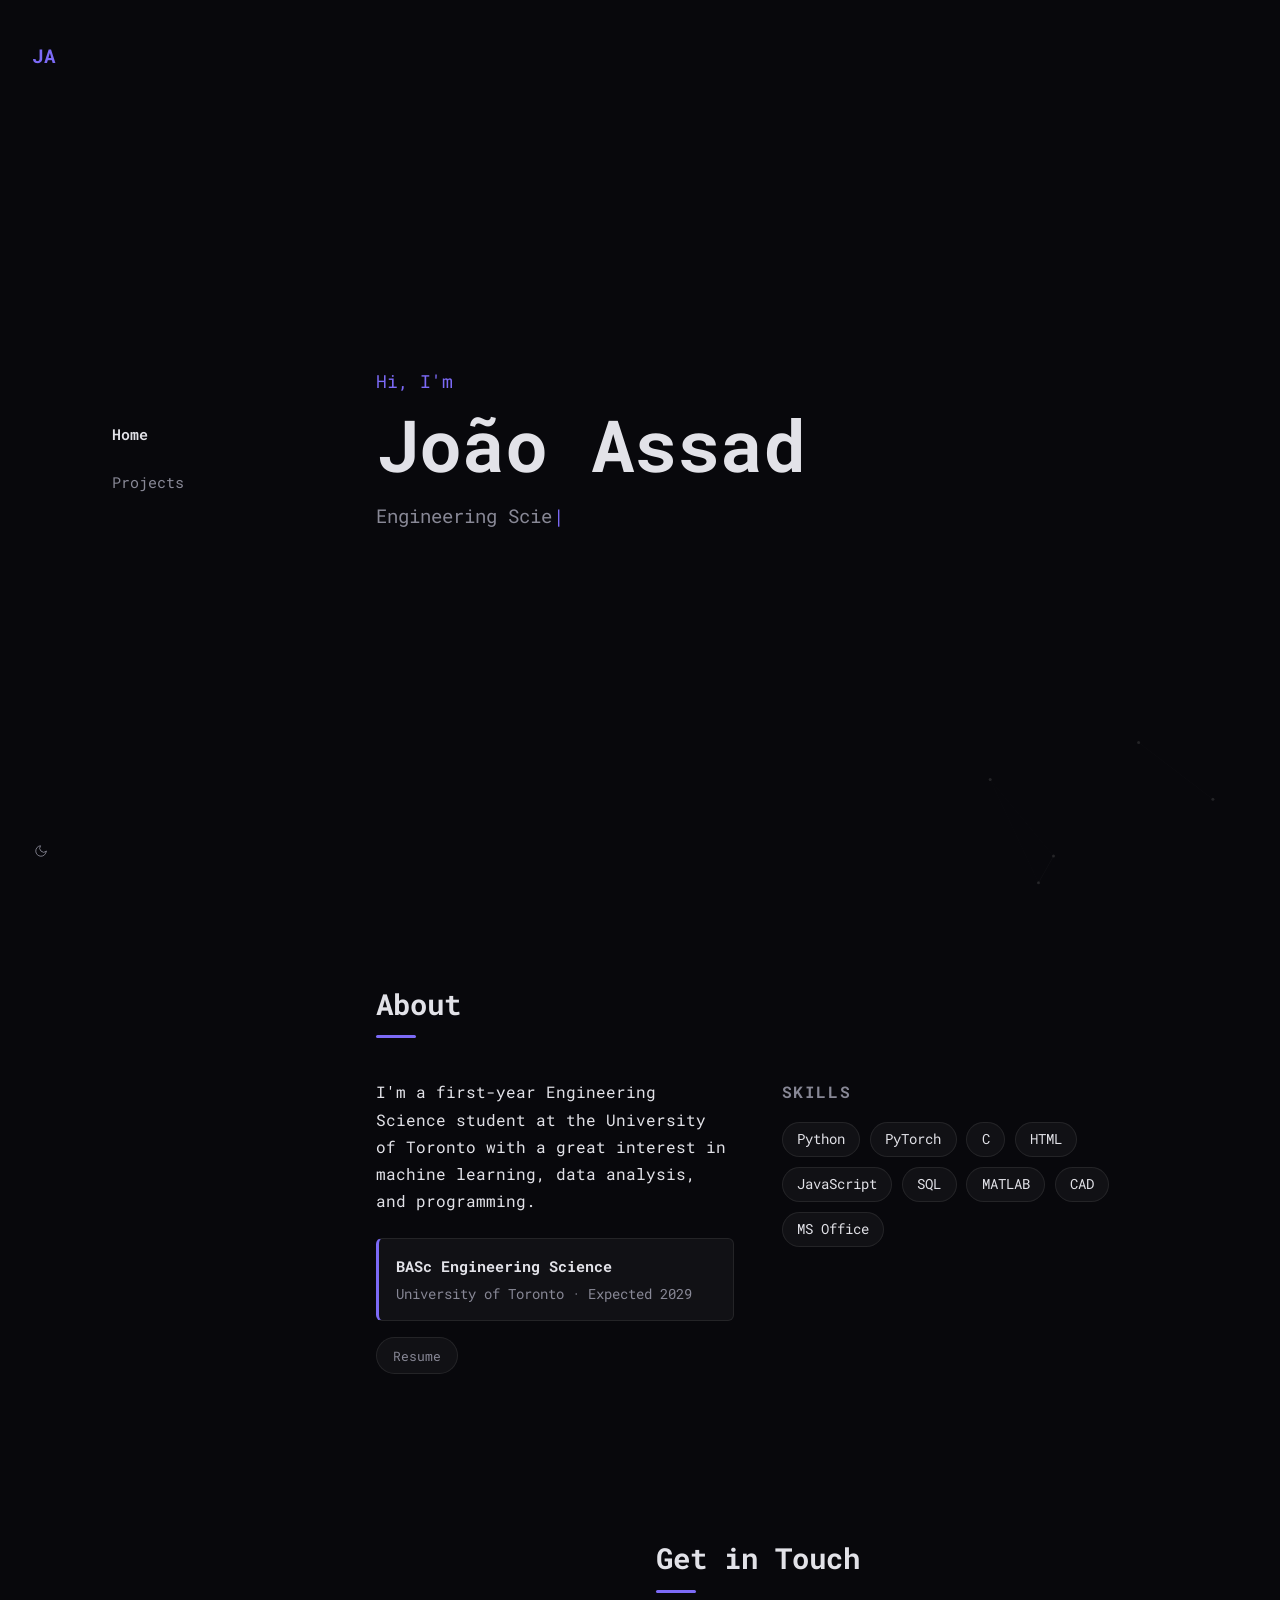
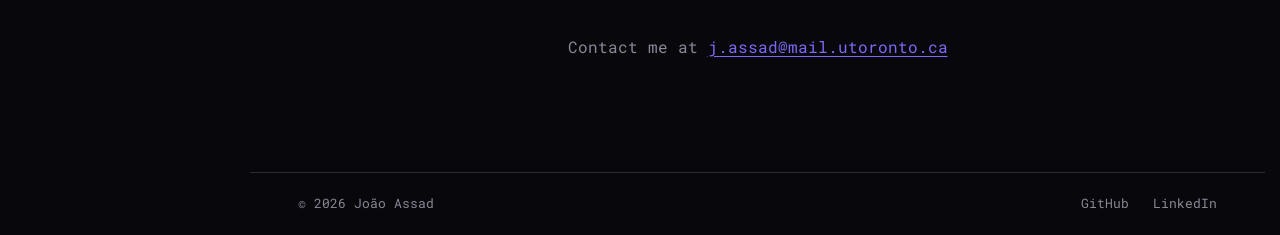
<file: index.html>
<!DOCTYPE html>
<html lang="en">
<head>
  <meta charset="UTF-8" />
  <meta name="viewport" content="width=device-width, initial-scale=1.0" />
  <title>João Assad — Portfolio</title>
  <link rel="preconnect" href="https://fonts.googleapis.com" />
  <link rel="preconnect" href="https://fonts.gstatic.com" crossorigin />
  <link href="https://fonts.googleapis.com/css2?family=Roboto+Mono:wght@400;500;600;700&display=swap" rel="stylesheet" />
  <link rel="stylesheet" href="style.css?v=2" />
  <script>
    // Apply saved theme before paint to avoid flash
    (function () {
      const saved = localStorage.getItem('theme');
      if (saved === 'light') document.documentElement.setAttribute('data-theme', 'light');
    })();
  </script>
</head>
<body>

  <div id="cursor"></div>
  <canvas id="nn-bg"></canvas>

  <!-- Navigation -->
  <nav>
    <a href="index.html" class="logo">JA</a>
    <ul>
      <li><a href="index.html" class="nav-active">Home</a></li>
      <li><a href="projects.html">Projects</a></li>
    </ul>
    <button class="theme-toggle" id="themeToggle" aria-label="Toggle theme" title="Toggle light/dark mode">
      <span class="theme-icon">
        <span class="icon-sun"><svg xmlns="http://www.w3.org/2000/svg" width="14" height="14" viewBox="0 0 24 24" fill="none" stroke="currentColor" stroke-width="1.5" stroke-linecap="round" stroke-linejoin="round"><circle cx="12" cy="12" r="5"/><line x1="12" y1="1" x2="12" y2="3"/><line x1="12" y1="21" x2="12" y2="23"/><line x1="4.22" y1="4.22" x2="5.64" y2="5.64"/><line x1="18.36" y1="18.36" x2="19.78" y2="19.78"/><line x1="1" y1="12" x2="3" y2="12"/><line x1="21" y1="12" x2="23" y2="12"/><line x1="4.22" y1="19.78" x2="5.64" y2="18.36"/><line x1="18.36" y1="5.64" x2="19.78" y2="4.22"/></svg></span>
        <span class="icon-moon"><svg xmlns="http://www.w3.org/2000/svg" width="14" height="14" viewBox="0 0 24 24" fill="none" stroke="currentColor" stroke-width="1.5" stroke-linecap="round" stroke-linejoin="round"><path d="M21 12.79A9 9 0 1 1 11.21 3 7 7 0 0 0 21 12.79z"/></svg></span>
      </span>
    </button>
  </nav>

  <script>
    const toggle = document.getElementById('themeToggle');

    function applyTheme(goLight) {
      if (goLight) {
        document.documentElement.setAttribute('data-theme', 'light');
        localStorage.setItem('theme', 'light');
      } else {
        document.documentElement.removeAttribute('data-theme');
        localStorage.setItem('theme', 'dark');
      }
    }

    toggle.addEventListener('click', () => {
      const isLight = document.documentElement.getAttribute('data-theme') === 'light';

      // Fallback: no View Transitions support or reduced motion
      if (!document.startViewTransition || window.matchMedia('(prefers-reduced-motion: reduce)').matches) {
        applyTheme(!isLight);
        return;
      }

      // Get the centre of the toggle button as the circle origin
      const rect = toggle.getBoundingClientRect();
      const x = rect.left + rect.width  / 2;
      const y = rect.top  + rect.height / 2;

      // Radius that reaches the farthest corner of the screen
      const radius = Math.hypot(
        Math.max(x, window.innerWidth  - x),
        Math.max(y, window.innerHeight - y)
      );

      const transition = document.startViewTransition(() => applyTheme(!isLight));

      transition.ready.then(() => {
        document.documentElement.animate(
          { clipPath: [`circle(0px at ${x}px ${y}px)`, `circle(${radius}px at ${x}px ${y}px)`] },
          { duration: 300, easing: 'ease-in-out', pseudoElement: '::view-transition-new(root)' }
        );
      });
    });
  </script>

  <main>

  <!-- Hero -->
  <section id="hero">
    <p class="greeting">Hi, I'm</p>
    <h1>João Assad</h1>
    <p class="tagline"><span class="typewriter-wrap"><span id="typewriter"></span><span class="cursor">|</span></span></p>
  </section>

  <!-- About -->
  <section id="about">
    <h2>About</h2>
    <div class="about-grid">
      <div class="about-text">
        <p>
          I'm a first-year Engineering Science student at the University of Toronto with a great interest in
          machine learning, data analysis, and programming.
        </p>
        <div class="edu-block">
          <span class="edu-label">BASc Engineering Science</span>
          <span class="edu-meta">University of Toronto &middot; Expected 2029</span>
        </div>
        <a href="Resume_João_Assad.pdf" target="_blank" class="resume-btn">
          Resume
        </a>
      </div>
      <div class="skills">
        <h3>Skills</h3>
        <ul class="skill-list">
          <li>Python</li>
          <li>PyTorch</li>
          <li>C</li>
          <li>HTML</li>
          <li>JavaScript</li>
          <li>SQL</li>
          <li>MATLAB</li>
          <li>CAD</li>
          <li>MS Office</li>
        </ul>
      </div>
    </div>
  </section>

  <!-- Contact -->
  <section id="contact">
    <h2>Get in Touch</h2>
    <p>Contact me at <button class="email-copy" id="emailCopy" title="Click to copy">j.assad@mail.utoronto.ca</button></p>
  </section>

  <footer>
    <span class="footer-copy">&copy; 2026 João Assad</span>
    <div class="footer-links">
      <a href="https://github.com/joaopedroassad/" target="_blank">GitHub</a>
      <a href="https://linkedin.com/in/joaopedroassad/" target="_blank">LinkedIn</a>
    </div>
  </footer>

  </main>

  <script>
    const phrases = [
      'Engineering Science student at UofT',
      'Python programmer',
      'Full-stack developer',
      'Open-Source Contributor',
      'Engineering Science student at UofT',
      'C programmer',
      'Full-stack developer',
      'Open-Source Contributor',
      'Engineering Science student at UofT',
      'JavaScript programmer',
      'Full-stack developer',
      'Open-Source Contributor',
    ];

    const el      = document.getElementById('typewriter');
    const cursor  = document.querySelector('.cursor');
    const wrapper = document.querySelector('.typewriter-wrap');
    let phraseIndex = 0;
    let charIndex   = 0;

    const TYPE_SPEED    = 30;
    const PAUSE_AFTER   = 1800;
    const FADE_DURATION = 1200;
    const PAUSE_BEFORE  = 0;

    function tick() {
      cursor.classList.add('typing');
      charIndex++;
      el.textContent = phrases[phraseIndex].slice(0, charIndex);

      if (charIndex === phrases[phraseIndex].length) {
        cursor.classList.remove('typing');
        setTimeout(() => {
          wrapper.classList.add('fade-out');
          setTimeout(() => {
            el.textContent = '';
            wrapper.classList.remove('fade-out');
            charIndex = 0;
            phraseIndex = (phraseIndex + 1) % phrases.length;
            setTimeout(tick, PAUSE_BEFORE);
          }, FADE_DURATION);
        }, PAUSE_AFTER);
        return;
      }

      setTimeout(tick, TYPE_SPEED + Math.random() * 40);
    }

    setTimeout(tick, 600);
  </script>

  <script>
    const dot = document.getElementById('cursor');
    let mx = -100, my = -100; // start offscreen

    document.addEventListener('mousemove', e => {
      mx = e.clientX;
      my = e.clientY;
    });

    // Use rAF so the dot never lags behind on fast moves
    (function loop() {
      dot.style.transform = `translate(${mx}px, ${my}px)`;
      requestAnimationFrame(loop);
    })();

    // Grow on clickable elements
    document.addEventListener('mouseover', e => {
      if (e.target.closest('a, button')) dot.classList.add('cursor-hover');
    });
    document.addEventListener('mouseout', e => {
      if (e.target.closest('a, button')) dot.classList.remove('cursor-hover');
    });
  </script>

  <script>
    document.getElementById('emailCopy').addEventListener('click', () => {
      navigator.clipboard.writeText('j.assad@mail.utoronto.ca');
    });

    document.addEventListener('click', e => {
      const link = e.target.closest('a[href]');
      if (!link || link.target) return;
      let url;
      try { url = new URL(link.href, location.href); } catch { return; }
      if (url.origin !== location.origin) return;
      if (url.pathname === location.pathname) return; // same-page / anchor
      e.preventDefault();
      const dest = link.href;
      const main = document.querySelector('main');
      main.style.transition = 'opacity 0.35s ease';
      main.style.opacity = '0';
      setTimeout(() => { location.href = dest; }, 350);
    });
  </script>
  <script src="nn-bg.js?v=6"></script>

</body>
</html>
</file>
<file: style.css>
/* ── Reset & base ── */
*, *::before, *::after {
  box-sizing: border-box;
  margin: 0;
  padding: 0;
}

::selection {
  background: var(--accent);
  color: #fff;
}

:root {
  --bg:         #08080c;
  --surface:    #1a1a1f;
  --border:     #2a2a32;
  --accent:     #7c6af7;
  --accent-h:   #9b8dff;
  --text:       #e2e2e8;
  --muted:      #888896;
  --font:       'Roboto Mono', monospace;
  color-scheme: dark;
}

[data-theme="light"] {
  --bg:         #f2f2f5;
  --surface:    #ffffff;
  --border:     #d0d0dc;
  --accent:     #5a48e0;
  --accent-h:   #7c6af7;
  --text:       #1a1a2e;
  --muted:      #606078;
  color-scheme: light;
}

html {
  scroll-behavior: smooth;
  scrollbar-gutter: stable;
}

main {
  animation: page-in 0.5s ease forwards;
}

@keyframes page-in {
  from { opacity: 0; }
  to   { opacity: 1; }
}

/* ── View Transition: circle-expand from toggle button ── */
::view-transition-old(root),
::view-transition-new(root) {
  animation: none;       /* disable the default cross-fade */
  mix-blend-mode: normal;
}

::view-transition-old(root) {
  z-index: 1;
}
::view-transition-new(root) {
  z-index: 2;            /* new theme sits on top; clip-path reveals it */
}

/* ── Neural-network canvas ── */
#nn-bg {
  position: fixed;
  inset: 0;
  z-index: 0;
  pointer-events: none;
}

main {
  position: relative;
  z-index: 1;
}

/* ── Custom cursor ── */
*, *::before, *::after { cursor: none !important; }

#cursor {
  position: fixed;
  top: 0;
  left: 0;
  width: 10px;
  height: 10px;
  background: var(--accent);
  border-radius: 50%;
  pointer-events: none;
  z-index: 9999;
  translate: -50% -50%; /* keep dot centred on pointer */
  transition: width 0.15s ease, height 0.15s ease, background 0.15s ease;
  will-change: transform;
}

#cursor.cursor-hover {
  width: 20px;
  height: 20px;
  background: var(--accent-h);
  opacity: 0.7;
}

body {
  background: var(--bg);
  color: var(--text);
  font-family: var(--font);
  font-size: 1rem;
  line-height: 1.7;
  overflow-anchor: none;
  transition: background-color 0.3s ease, color 0.3s ease;
  padding-left: 250px;
}

/* Smooth transition for all themed elements */
nav,
.card,
.skill-list li,
.edu-block,
.theme-toggle,
footer {
  transition: background-color 0.3s ease, border-color 0.3s ease, color 0.3s ease;
}

a {
  color: var(--accent);
  text-decoration: none;
  transition: color 0.2s;
}
a:hover { color: var(--accent-h); }

/* ── Nav ── */
nav {
  position: fixed;
  left: 0;
  top: 0;
  width: 250px;
  height: 100vh;
  z-index: 100;
  display: flex;
  flex-direction: column;
  align-items: flex-start;
  justify-content: flex-start;
  padding: 2.5rem 2rem;
  background: transparent;
}

.logo {
  font-weight: 700;
  font-size: 1.2rem;
  color: var(--accent);
  letter-spacing: 0.05em;
  text-decoration: none;
}
.logo:hover { color: var(--accent-h); }

nav ul {
  list-style: none;
  display: flex;
  flex-direction: column;
  gap: 1.25rem;
  margin-top: auto;
  padding-left: 5rem;
}

nav ul a {
  color: var(--muted);
  font-size: 0.95rem;
  transition: color 0.2s;
}

nav ul a:hover {
  color: var(--text);
}

nav ul a.nav-active {
  color: var(--text);
  font-weight: 600;
}

/* ── Sections ── */
section {
  max-width: 860px;
  margin: 0 auto;
  padding: 5rem 3rem;
}

h2 {
  font-size: 1.8rem;
  margin-bottom: 2.5rem;
  position: relative;
  display: inline-block;
}
h2::after {
  content: '';
  display: block;
  margin-top: 0.4rem;
  height: 3px;
  width: 40px;
  background: var(--accent);
  border-radius: 2px;
}

/* ── Hero ── */
#hero {
  min-height: 100vh;
  display: flex;
  flex-direction: column;
  justify-content: center;
}

.greeting {
  color: var(--accent);
  font-size: 1.1rem;
  margin-bottom: 0.5rem;
}

#hero h1 {
  font-size: clamp(2.5rem, 6vw, 4.5rem);
  font-weight: 800;
  line-height: 1.1;
  margin-bottom: 1rem;
}

.tagline {
  color: var(--muted);
  font-size: 1.2rem;
  min-height: 1.7em;
}

.typewriter-wrap {
  transition: opacity 1.2s ease;
}
.typewriter-wrap.fade-out {
  opacity: 0;
}

.cursor {
  display: inline-block;
  color: var(--accent);
  font-weight: 400;
  animation: blink 0.7s step-end infinite;
  margin-left: 1px;
}
.cursor.typing {
  animation: none;
  opacity: 1;
}

@keyframes blink {
  0%, 100% { opacity: 1; }
  50%       { opacity: 0; }
}

/* ── Table of Contents ── */
.toc-list {
  list-style: none;
  counter-reset: toc;
  display: flex;
  flex-direction: column;
  gap: 0.75rem;
  font-size: 0.95rem;
}

.toc-list > li {
  counter-increment: toc;
  color: var(--muted);
}

.toc-list > li::before {
  content: counter(toc) ".";
  color: var(--accent);
  font-weight: 600;
  margin-right: 0.6rem;
}

.toc-list a {
  color: var(--muted);
  transition: color 0.2s;
}

.toc-list a:hover {
  color: var(--accent-h);
}

.toc-sublist {
  list-style: none;
  counter-reset: sub;
  margin-top: 0.5rem;
  margin-left: 1.6rem;
  display: flex;
  flex-direction: column;
  gap: 0.5rem;
}

.toc-sublist > li {
  counter-increment: sub;
}

.toc-sublist > li::before {
  content: counter(toc) "." counter(sub);
  color: var(--accent);
  font-weight: 600;
  margin-right: 0.6rem;
  font-size: 0.9rem;
}

.toc-subsublist {
  list-style: none;
  counter-reset: subsub;
  margin-top: 0.4rem;
  margin-left: 1.6rem;
  display: flex;
  flex-direction: column;
  gap: 0.4rem;
}

.toc-subsublist > li {
  counter-increment: subsub;
}

.toc-subsublist > li::before {
  content: counter(toc) "." counter(sub) "." counter(subsub);
  color: var(--accent);
  font-weight: 600;
  margin-right: 0.6rem;
  font-size: 0.85rem;
}

/* ── About ── */
.about-grid {
  display: grid;
  grid-template-columns: 1fr 1fr;
  gap: 3rem;
  align-items: start;
}

.about-text p + p {
  margin-top: 1rem;
}

h3 {
  margin-bottom: 1rem;
  font-size: 1rem;
  text-transform: uppercase;
  letter-spacing: 0.1em;
  color: var(--muted);
}

.skill-list {
  list-style: none;
  display: flex;
  flex-wrap: wrap;
  gap: 0.6rem;
}

.skill-list li {
  background: rgba(255, 255, 255, 0.04);
  border: 1px solid rgba(255, 255, 255, 0.08);
  backdrop-filter: blur(4px);
  padding: 0.3rem 0.9rem;
  border-radius: 999px;
  font-size: 0.875rem;
  color: var(--text);
}

/* ── Projects ── */
.project-grid {
  display: grid;
  grid-template-columns: repeat(auto-fill, minmax(260px, 1fr));
  gap: 1.5rem;
}

.card {
  background: var(--surface);
  border: 1px solid var(--border);
  border-radius: 10px;
  padding: 1.5rem;
  display: flex;
  flex-direction: column;
  gap: 0.75rem;
  transition: border-color 0.2s, transform 0.2s;
}
.card:hover {
  border-color: var(--accent);
  transform: translateY(-3px);
}

.card-header {
  font-weight: 700;
  font-size: 1.05rem;
}

.card p {
  font-size: 0.9rem;
  color: var(--muted);
  flex: 1;
}

.card-links {
  display: flex;
  gap: 1rem;
  font-size: 0.875rem;
  font-weight: 600;
}

/* ── Projects hero ── */
.projects-hero {
  padding: 5rem 3rem 3rem;
  max-width: 900px;
  margin: 0 auto;
}

/* ── Projects page: sticky stacking ── */
.project-screen {
  position: sticky;
  min-height: 100vh;
  display: flex;
  align-items: flex-start;
  justify-content: center;
  padding: 0.75rem 3rem 2rem;
  background: var(--bg);
  transition: background-color 0.3s ease;
  border-top: 1px solid var(--border);
}




.project-entry {
  max-width: 900px;
  width: 100%;
}

/* Header row: number + title + tags inline */
.project-header {
  display: flex;
  align-items: baseline;
  gap: 1.25rem;
  margin-bottom: 1.5rem;
}

.project-num {
  font-size: 1.5rem;
  font-weight: 700;
  color: var(--accent);
  opacity: 0.4;
  letter-spacing: 0.08em;
  flex-shrink: 0;
}

.project-header .project-tags {
  display: flex;
  gap: 0.4rem;
  margin-left: auto;
}

.project-header .project-tags span {
  font-size: 0.7rem;
  font-weight: 600;
  color: var(--accent-h);
  background: rgba(124, 106, 247, 0.1);
  border: 1px solid rgba(124, 106, 247, 0.25);
  padding: 0.1rem 0.5rem;
  border-radius: 999px;
  white-space: nowrap;
}

.project-img-wrap {
  position: relative;
  width: 100%;
  margin-bottom: 1.25rem;
  border-radius: 8px;
  overflow: hidden;
}

.project-img-wrap::after {
  content: '';
  position: absolute;
  inset: 0;
  background: linear-gradient(to bottom, transparent 40%, var(--bg) 100%);
  pointer-events: none;
}

.project-img {
  width: 100%;
  aspect-ratio: 32 / 9;
  object-fit: cover;
  object-position: top;
  display: block;
  border: 1px solid var(--border);
  border-radius: 8px;
}

.project-title {
  font-size: 1.3rem;
  font-weight: 700;
  color: var(--text);
  margin: 0;
  text-transform: none;
  letter-spacing: 0;
}

.project-body p {
  font-size: 0.9rem;
  color: var(--muted);
  line-height: 1.8;
  margin-bottom: 1.25rem;
}

.project-links {
  display: flex;
  gap: 1.5rem;
  font-size: 0.875rem;
  font-weight: 600;
}


/* ── Position Statement ── */
#position-statement {
  background: rgba(8, 8, 12, 0.75);
  backdrop-filter: blur(6px);
  border-radius: 12px;
  border-left: 1px solid rgba(255, 255, 255, 0.08);
  border-right: 1px solid rgba(255, 255, 255, 0.08);
  padding: 3rem;
  margin-top: 2rem;
}

[data-theme="light"] #position-statement {
  background: rgba(242, 242, 245, 0.75);
  border-left-color: rgba(0, 0, 0, 0.1);
  border-right-color: rgba(0, 0, 0, 0.1);
}

.position-intro {
  color: var(--muted);
  font-size: 0.95rem;
  margin-bottom: 1rem;
}

.position-values {
  list-style: disc;
  padding-left: 1.5rem;
  margin-bottom: 2rem;
  color: var(--muted);
  font-size: 0.95rem;
  display: flex;
  flex-direction: column;
  gap: 0.4rem;
}

#position-statement h3 {
  color: var(--text);
}

.references-list {
  list-style: none;
  padding-left: 0;
  margin-bottom: 2rem;
  color: var(--text);
  font-size: 0.93rem;
  line-height: 1.7;
  display: flex;
  flex-direction: column;
  gap: 0.6rem;
}

.references-list li {
  padding-left: 2.5rem;
  text-indent: -2.5rem;
}

.highlight {
  color: var(--accent);
}

.sub-heading {
  font-size: 0.95rem;
  font-weight: 600;
  color: var(--text);
  margin-top: 1.5rem;
  margin-bottom: 0.75rem;
  text-transform: none;
  letter-spacing: 0;
}

.position-figure {
  max-width: 600px;
  margin: 1.5rem auto 2rem;
}

.side-by-side-figures {
  display: flex;
  align-items: flex-start;
  justify-content: center;
  gap: 1rem;
  margin: 1.5rem auto 2rem;
  max-width: 700px;
}

.side-by-side-figures .position-figure {
  flex: none;
  margin: 0;
}

.side-by-side-figures .position-figure img {
  height: 150px;
  width: auto;
}

.side-by-side-figures.sbs-civ-modalities .position-figure img {
  height: 280px;
  width: auto;
}

.side-by-side-figures.sbs-esc102-proto .position-figure img {
  height: 200px;
  width: auto;
}

.position-figure img {
  width: 100%;
  display: block;
  border-radius: 8px;
  border: 1px solid var(--border);
}

.position-figure img + img {
  margin-top: 0.5rem;
}

.position-figure figcaption {
  margin-top: 0.5rem;
  font-size: 0.8rem;
  color: var(--muted);
  text-align: center;
}

#position-statement .video-wrap {
  margin-bottom: 2.5rem;
  max-width: 600px;
  margin-left: auto;
  margin-right: auto;
}

.video-wrap {
  position: relative;
  width: 100%;
  padding-bottom: 56.25%; /* 16:9 */
  border-radius: 10px;
  overflow: hidden;
  border: 1px solid var(--border);
}

.video-wrap iframe {
  position: absolute;
  top: 0;
  left: 0;
  width: 100%;
  height: 100%;
  border: none;
}

.video-wrap-native {
  padding-bottom: 0;
}

.video-wrap-native video {
  width: 100%;
  display: block;
  border-radius: 10px;
}

/* ── Project detail page ── */
.project-detail {
  max-width: 860px;
  margin: 0 auto;
  padding: 3rem;
  margin-top: 2rem;
  background: rgba(8, 8, 12, 0.75);
  backdrop-filter: blur(6px);
  border-radius: 12px;
  border-left: 1px solid rgba(255, 255, 255, 0.08);
  border-right: 1px solid rgba(255, 255, 255, 0.08);
}

[data-theme="light"] .project-detail {
  background: rgba(242, 242, 245, 0.75);
  border-left-color: rgba(0, 0, 0, 0.1);
  border-right-color: rgba(0, 0, 0, 0.1);
}

.project-detail h3 {
  color: var(--text);
}

.back-link {
  display: block;
  font-size: 0.7rem;
  color: var(--muted);
  margin-bottom: 0.5rem;
  transition: color 0.2s;
}

.back-link:hover {
  color: var(--accent);
}

.project-detail .project-tags {
  display: flex;
  gap: 0.4rem;
  margin-bottom: 2rem;
}

.project-detail .project-tags span {
  font-size: 0.7rem;
  font-weight: 600;
  color: var(--accent-h);
  background: rgba(124, 106, 247, 0.1);
  border: 1px solid rgba(124, 106, 247, 0.25);
  padding: 0.1rem 0.5rem;
  border-radius: 999px;
  white-space: nowrap;
}

.project-detail-img {
  margin-bottom: 2rem;
  border-radius: 8px;
  overflow: hidden;
  border: 1px solid var(--border);
}

.project-detail-img img {
  width: 100%;
  display: block;
}

.project-detail-content p {
  font-size: 0.95rem;
  color: var(--muted);
  line-height: 1.8;
  margin-bottom: 1.25rem;
}

/* ── Contact ── */
#contact {
  text-align: center;
}
#contact p {
  color: var(--muted);
  margin-bottom: 2rem;
}

.email-copy {
  background: none;
  border: none;
  padding: 0;
  font: inherit;
  color: var(--accent);
  text-decoration: underline;
  text-underline-offset: 3px;
  transition: color 0.2s;
}
.email-copy:hover { color: var(--accent-h); }
.social-links {
  margin-top: 1.5rem;
  display: flex;
  justify-content: center;
  gap: 2rem;
  color: var(--muted);
  font-size: 0.95rem;
}

/* ── Resume button ── */
.resume-btn {
  display: inline-flex;
  align-items: center;
  gap: 0.45rem;
  margin-top: 1rem;
  padding: 0.4rem 1rem;
  background: rgba(255, 255, 255, 0.04);
  border: 1px solid rgba(255, 255, 255, 0.08);
  backdrop-filter: blur(4px);
  border-radius: 999px;
  font-size: 0.825rem;
  color: var(--muted);
  text-decoration: none;
  position: relative;
  overflow: hidden;
  z-index: 0;
  transition: background 0.5s, border-color 0.5s, color 0.5s, transform 0.5s ease;
}
.resume-btn::before {
  content: '';
  position: absolute;
  inset: -10% -20%;
  background: var(--accent);
  z-index: -1;
  transform: skewX(-15deg) scaleX(0);
  transform-origin: right;
  transition: transform 0.45s ease;
}
.resume-btn::after {
  content: '';
  position: absolute;
  inset: -10% -20%;
  background: #9488c4;
  z-index: -2;
  transform: skewX(-15deg) scaleX(0);
  transform-origin: right;
  transition: transform 0.65s cubic-bezier(0.25, 0.1, 0.25, 1);
}
.resume-btn:hover::before {
  transform: skewX(-15deg) scaleX(1);
  transform-origin: left;
  transition: transform 0.55s ease;
}
.resume-btn:hover::after {
  transform: skewX(-15deg) scaleX(1);
  transform-origin: left;
  transition: transform 0.3s cubic-bezier(0.2, 0.8, 0.3, 1);
}
.resume-btn:hover {
  border-color: var(--accent);
  color: #fff;
  transform: scale(1.06);
}

/* ── Education block ── */
.edu-block {
  margin-top: 1.5rem;
  padding: 0.9rem 1.1rem;
  background: rgba(255, 255, 255, 0.04);
  border: 1px solid rgba(255, 255, 255, 0.08);
  border-left: 3px solid var(--accent);
  backdrop-filter: blur(4px);
  border-radius: 6px;
  display: flex;
  flex-direction: column;
  gap: 0.2rem;
}

.edu-label {
  font-weight: 700;
  font-size: 0.95rem;
}

.edu-meta {
  font-size: 0.85rem;
  color: var(--muted);
}

/* ── Card tags ── */
.card-tags {
  display: flex;
  flex-wrap: wrap;
  gap: 0.4rem;
}

.card-tags span {
  background: rgba(124, 106, 247, 0.12);
  border: 1px solid rgba(124, 106, 247, 0.3);
  color: var(--accent-h);
  padding: 0.15rem 0.6rem;
  border-radius: 999px;
  font-size: 0.75rem;
  font-weight: 600;
}

/* ── Awards ── */
.award-list {
  list-style: none;
  display: flex;
  flex-direction: column;
  gap: 0.9rem;
}

.award-list li {
  display: flex;
  align-items: center;
  gap: 0.9rem;
  font-size: 0.95rem;
  padding: 0.75rem 1rem;
  background: var(--surface);
  border: 1px solid var(--border);
  border-radius: 8px;
}

.medal {
  display: inline-block;
  font-size: 0.7rem;
  font-weight: 700;
  text-transform: uppercase;
  letter-spacing: 0.06em;
  padding: 0.2rem 0.6rem;
  border-radius: 999px;
  flex-shrink: 0;
}

.medal.gold   { background: #3d2f00; color: #f5c842; border: 1px solid #7a5f00; }
.medal.silver { background: #222230; color: #b0b0c8; border: 1px solid #4a4a60; }
.medal.bronze { background: #2e1a0e; color: #c87941; border: 1px solid #6b3e1a; }

[data-theme="light"] .skill-list li {
  background: rgba(0, 0, 0, 0.03);
  border-color: rgba(0, 0, 0, 0.08);
}
[data-theme="light"] .edu-block {
  background: rgba(0, 0, 0, 0.03);
  border-color: rgba(0, 0, 0, 0.08);
  border-left-color: var(--accent);
}
[data-theme="light"] .resume-btn {
  background: rgba(0, 0, 0, 0.03);
  border-color: rgba(0, 0, 0, 0.08);
}
[data-theme="light"] .medal.gold   { background: #fff8dc; color: #7a5f00; border-color: #d4aa00; }
[data-theme="light"] .medal.silver { background: #f0f0f8; color: #4a4a70; border-color: #9090b8; }
[data-theme="light"] .medal.bronze { background: #fff0e8; color: #7a3a10; border-color: #c87941; }

/* ── Theme toggle button ── */
.theme-toggle {
  margin-top: auto;
  background: transparent;
  border: none;
  padding: 0;
  outline: none;
  -webkit-appearance: none;
  appearance: none;
  display: flex;
  align-items: center;
  font-size: 1.1rem;
  color: var(--muted);
  transition: color 0.2s;
  flex-shrink: 0;
}
.theme-toggle:hover {
  color: var(--accent);
}

/* Fixed-size icon container — both glyphs overlap so button width never changes */
.theme-icon {
  position: relative;
  display: inline-block;
  width: 1em;
  height: 1em;
  line-height: 1;
}

.icon-sun,
.icon-moon {
  position: absolute;
  top: 50%;
  left: 50%;
  transform: translate(-50%, -50%);
  transition: opacity 0.15s;
  display: flex;
  align-items: center;
  justify-content: center;
}

.icon-sun  { opacity: 0; }
.icon-moon { opacity: 1; }

[data-theme="light"] .icon-sun  { opacity: 1; }
[data-theme="light"] .icon-moon { opacity: 0; }

/* ── Footer ── */
footer {
  display: flex;
  justify-content: space-between;
  align-items: center;
  padding: 1.25rem 3rem;
  border-top: 1px solid var(--border);
  font-size: 0.8rem;
}

.footer-copy {
  color: var(--muted);
}

.footer-links {
  display: flex;
  gap: 1.5rem;
}

.footer-links a {
  color: var(--muted);
  font-size: 0.8rem;
}

.footer-links a:hover {
  color: var(--text);
}

/* ── Trifold brochure visualizer ─────────────────────────── */
.trifold-visualizer {
  max-width: 1100px;
}

.trifold-row {
  display: flex;
  align-items: center;
  justify-content: center;
  gap: 0.75rem;
}

.trifold-arrow {
  background: none;
  border: 1px solid var(--border);
  border-radius: 50%;
  width: 36px;
  height: 36px;
  font-size: 1.4rem;
  line-height: 1;
  color: var(--muted);
  cursor: pointer;
  flex-shrink: 0;
  display: flex;
  align-items: center;
  justify-content: center;
  transition: color 0.2s, border-color 0.2s;
}

.trifold-arrow:hover {
  color: var(--accent);
  border-color: var(--accent);
}

.trifold-window {
  overflow: hidden;
  height: 520px;
  border-radius: 8px;
  border: 1px solid var(--border);
  transition: width 0.45s cubic-bezier(0.4, 0, 0.2, 1);
  cursor: pointer;
  user-select: none;
  -webkit-user-select: none;
  display: flex;
  align-items: flex-start;
  justify-content: flex-start;
  margin: 0 auto;
}

.trifold-window[data-align="right"] {
  justify-content: flex-end;
}

.trifold-window:hover {
  border-color: var(--accent);
}

.trifold-visualizer .trifold-img {
  height: 100%;
  width: auto;
  display: block;
  border-radius: 0;
  border: none;
  flex-shrink: 0;
}

.trifold-visualizer figcaption {
  display: flex;
  justify-content: space-between;
  align-items: baseline;
  gap: 1rem;
  margin-top: 0.5rem;
  font-size: 0.8rem;
  color: var(--muted);
  text-align: center;
}

.trifold-caption {
  flex: 1;
}

#trifoldLabel {
  display: none;
}

.trifold-hint {
  display: none;
}

/* ── Responsive ── */
@media (max-width: 720px) {
  body { padding-left: 0; }

  nav {
    position: sticky;
    top: 0;
    left: auto;
    width: 100%;
    height: auto;
    flex-direction: row;
    align-items: center;
    justify-content: space-between;
    padding: 1rem 1.5rem;
    border-right: none;
    border-bottom: 1px solid var(--border);
  }

  nav ul {
    flex-direction: row;
    margin-top: 0;
    gap: 1.5rem;
  }

  .theme-toggle { margin-top: 0; }

  section { padding: 3rem 1.5rem; }

  .about-grid {
    grid-template-columns: 1fr;
    gap: 2rem;
  }

  .project-screen {
    padding: 2rem 1.5rem;
  }

  .project-header {
    flex-wrap: wrap;
    gap: 0.5rem;
  }

  .project-header .project-tags {
    margin-left: 0;
  }
}
</file>
